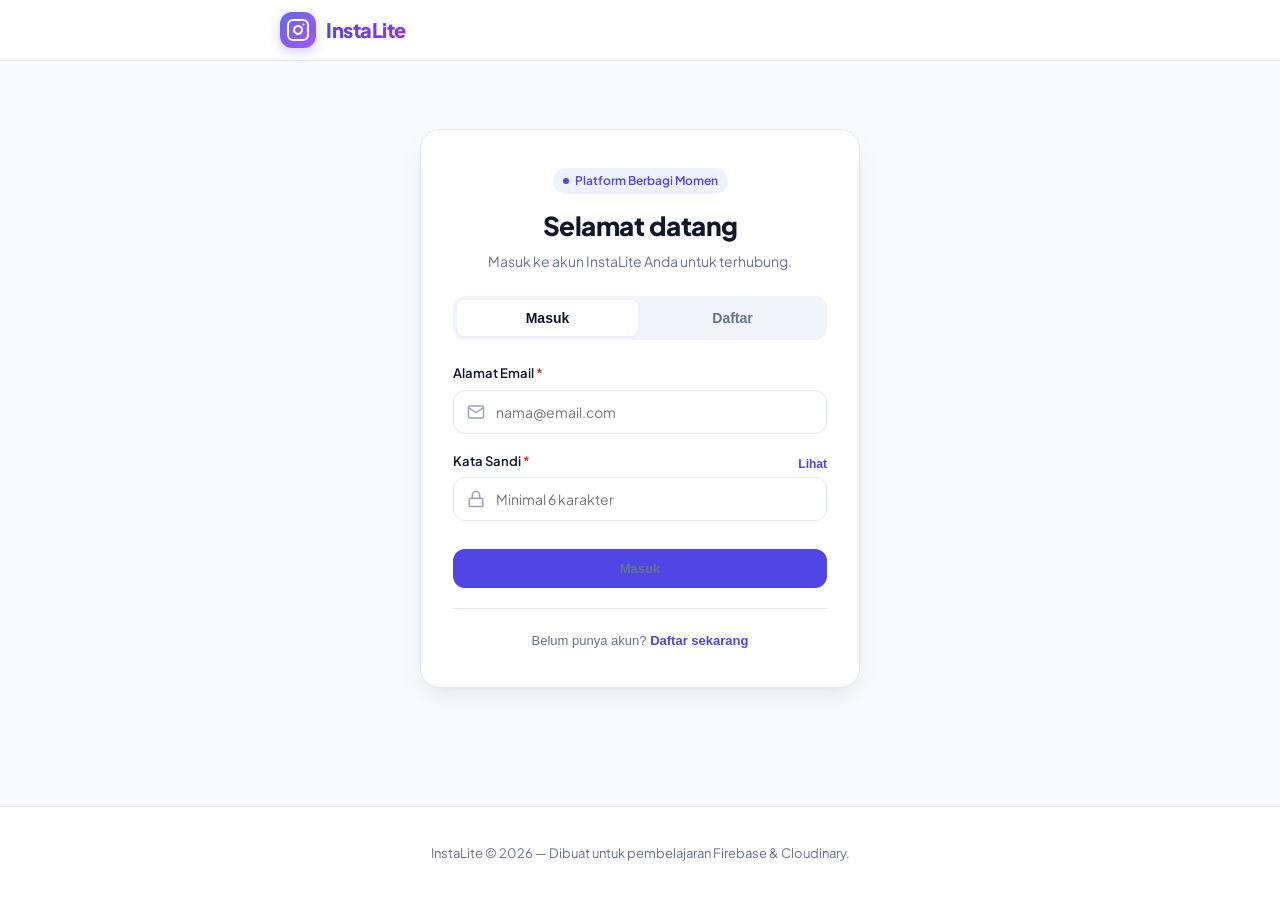
<file: backup/before_revert/index.html>
<!DOCTYPE html>
<html lang="id">
<head>
  <meta charset="UTF-8">
  <meta name="viewport" content="width=device-width, initial-scale=1.0">
  <meta name="theme-color" content="#2563eb">
  <title>InstaLite — Share Your Moments</title>
  <link rel="preconnect" href="https://fonts.googleapis.com">
  <link rel="preconnect" href="https://fonts.gstatic.com" crossorigin>
  <link href="https://fonts.googleapis.com/css2?family=Plus+Jakarta+Sans:wght@400;500;600;700;800&display=swap" rel="stylesheet">
  <link rel="stylesheet" href="style.css">
</head>
<body>
  <!-- Container Notifikasi Toast (Paling Atas Layar) -->
  <div id="toastContainer" class="toast-container" aria-live="polite" aria-atomic="true"></div>

  <!-- Header / Navbar Modern -->
  <header class="navbar">
    <div class="nav-content">
      <a class="brand" href="#" aria-label="Beranda InstaLite">
        <span class="brand-icon">
          <svg width="24" height="24" viewBox="0 0 24 24" fill="none" stroke="currentColor" stroke-width="2" stroke-linecap="round" stroke-linejoin="round">
            <rect x="2" y="2" width="20" height="20" rx="5" ry="5"></rect>
            <path d="M16 11.37A4 4 0 1 1 12.63 8 4 4 0 0 1 16 11.37z"></path>
            <line x1="17.5" y1="6.5" x2="17.51" y2="6.5"></line>
          </svg>
        </span>
        <span class="brand-text">InstaLite</span>
      </a>

      <!-- Menu Navigasi Pengguna (Tampil saat Login) -->
      <nav id="navUserMenu" class="nav-user-menu" hidden>
        <button id="navDashboardBtn" class="nav-btn" type="button" title="Dashboard">
          <svg width="18" height="18" viewBox="0 0 24 24" fill="none" stroke="currentColor" stroke-width="2.2" stroke-linecap="round" stroke-linejoin="round">
            <rect x="3" y="3" width="7" height="7" rx="1.5"></rect>
            <rect x="14" y="3" width="7" height="7" rx="1.5"></rect>
            <rect x="14" y="14" width="7" height="7" rx="1.5"></rect>
            <rect x="3" y="14" width="7" height="7" rx="1.5"></rect>
          </svg>
          <span class="nav-btn-text">Dashboard</span>
        </button>

        <button id="navCreateBtn" class="nav-btn" type="button" title="Buat Postingan Baru">
          <svg width="18" height="18" viewBox="0 0 24 24" fill="none" stroke="currentColor" stroke-width="2.2" stroke-linecap="round" stroke-linejoin="round">
            <line x1="12" y1="5" x2="12" y2="19"></line>
            <line x1="5" y1="12" x2="19" y2="12"></line>
          </svg>
          <span class="nav-btn-text">Posting</span>
        </button>

        <!-- Tombol Notifikasi Real-time -->
        <button id="navNotificationBtn" class="nav-btn-icon nav-btn-notif" type="button" title="Notifikasi" aria-label="Buka Notifikasi">
          <svg width="18" height="18" viewBox="0 0 24 24" fill="none" stroke="currentColor" stroke-width="2.2" stroke-linecap="round" stroke-linejoin="round">
            <path d="M18 8A6 6 0 0 0 6 8c0 7-3 9-3 9h18s-3-2-3-9"></path>
            <path d="M13.73 21a2 2 0 0 1-3.46 0"></path>
          </svg>
          <span id="navNotificationBadge" class="nav-notification-badge" hidden>0</span>
        </button>

        <button id="navProfileBtn" class="nav-btn-pill" type="button" title="Lihat Profil Saya">
          <span id="navAvatar" class="avatar-mini">U</span>
          <span id="navUsername" class="nav-username">Pengguna</span>
        </button>

        <button id="logoutButton" class="nav-btn-icon" type="button" title="Keluar dari Akun">
          <svg width="18" height="18" viewBox="0 0 24 24" fill="none" stroke="currentColor" stroke-width="2" stroke-linecap="round" stroke-linejoin="round">
            <path d="M9 21H5a2 2 0 0 1-2-2V5a2 2 0 0 1 2-2h4"></path>
            <polyline points="16 17 21 12 16 7"></polyline>
            <line x1="21" y1="12" x2="9" y2="12"></line>
          </svg>
        </button>
      </nav>
    </div>
  </header>

  <!-- Konten Utama -->
  <main class="container">

    <!-- ========================================== -->
    <!-- 1. PANEL AUTENTIKASI (LOGIN & REGISTER)     -->
    <!-- ========================================== -->
    <section id="authSection" class="auth-card">
      <div class="auth-header">
        <div class="auth-badge">
          <span class="dot"></span> Platform Berbagi Momen
        </div>
        <h1 id="authTitle">Selamat datang</h1>
        <p id="authSubtitle" class="auth-desc">Masuk ke akun InstaLite Anda untuk terhubung.</p>
      </div>

      <!-- Segmented Tab: Masuk vs Daftar -->
      <div class="auth-tabs" role="tablist">
        <button id="tabLogin" class="tab-btn active" type="button" role="tab" aria-selected="true">Masuk</button>
        <button id="tabRegister" class="tab-btn" type="button" role="tab" aria-selected="false">Daftar</button>
      </div>

      <form id="authForm" class="auth-form" novalidate>
        <!-- Field Username (Khusus Registrasi) -->
        <div id="registerUsernameGroup" class="form-group" hidden>
          <label for="regUsername">Username <span class="required">*</span></label>
          <div class="input-wrapper">
            <span class="input-icon">@</span>
            <input id="regUsername" type="text" placeholder="misal: andi_nugroho" minlength="3" maxlength="30" autocomplete="username">
          </div>
          <p class="field-hint">3–30 karakter (huruf, angka, titik, atau garis bawah).</p>
        </div>

        <!-- Field Email -->
        <div class="form-group">
          <label for="email">Alamat Email <span class="required">*</span></label>
          <div class="input-wrapper">
            <svg class="input-svg" width="18" height="18" viewBox="0 0 24 24" fill="none" stroke="currentColor" stroke-width="2" stroke-linecap="round" stroke-linejoin="round">
              <path d="M4 4h16c1.1 0 2 .9 2 2v12c0 1.1-.9 2-2 2H4c-1.1 0-2-.9-2-2V6c0-1.1.9-2 2-2z"></path>
              <polyline points="22,6 12,13 2,6"></polyline>
            </svg>
            <input id="email" type="email" placeholder="nama@email.com" autocomplete="email" required>
          </div>
        </div>

        <!-- Field Password -->
        <div class="form-group">
          <div class="label-row">
            <label for="password">Kata Sandi <span class="required">*</span></label>
            <button id="togglePasswordVisibility" class="btn-text-link" type="button">Lihat</button>
          </div>
          <div class="input-wrapper">
            <svg class="input-svg" width="18" height="18" viewBox="0 0 24 24" fill="none" stroke="currentColor" stroke-width="2" stroke-linecap="round" stroke-linejoin="round">
              <rect x="3" y="11" width="18" height="11" rx="2" ry="2"></rect>
              <path d="M7 11V7a5 5 0 0 1 10 0v4"></path>
            </svg>
            <input id="password" type="password" placeholder="Minimal 6 karakter" minlength="6" autocomplete="current-password" required>
          </div>
        </div>

        <!-- Tombol Submit Form -->
        <button id="authSubmit" class="btn-primary btn-block" type="submit">
          <span class="btn-text">Masuk</span>
          <span class="spinner" hidden></span>
        </button>
      </form>

      <!-- Toggle Mode Teks Bawah -->
      <div class="auth-footer">
        <button id="toggleAuth" class="btn-text" type="button">
          <span class="auth-prompt-text">Belum punya akun?</span> <strong class="auth-action-text">Daftar sekarang</strong>
        </button>
      </div>
    </section>

    <!-- ========================================== -->
    <!-- 2. PANEL APLIKASI (DASHBOARD & FEED)       -->
    <!-- ========================================== -->
    <section id="appSection" class="app-section" hidden>

      <!-- KARTU PROFIL PENGGUNA -->
      <section class="card profile-card">
        <div class="profile-header">
          <div id="profileAvatar" class="avatar-large">U</div>
          <div class="profile-info">
            <div class="profile-title-row">
              <h2 id="profileUsername" class="profile-username">Pengguna</h2>
              <span id="profilePostCountBadge" class="badge-subtle">0 Postingan</span>
            </div>
            <p id="profileEmail" class="profile-email">nama@email.com</p>
            <p id="profileBioText" class="profile-bio-display">Belum ada bio.</p>
          </div>
        </div>

        <!-- Tombol Buka Modal Edit Profil & Hapus Akun -->
        <div class="profile-control-row">
          <button id="toggleEditProfileBtn" class="btn-outline btn-sm" type="button">
            <svg width="15" height="15" viewBox="0 0 24 24" fill="none" stroke="currentColor" stroke-width="2" stroke-linecap="round" stroke-linejoin="round">
              <path d="M12 20h9"></path>
              <path d="M16.5 3.5a2.121 2.121 0 0 1 3 3L7 19l-4 1 1-4L16.5 3.5z"></path>
            </svg>
            <span>Edit Profil</span>
          </button>

          <button id="deleteAccountButton" class="btn-danger-outline btn-sm" type="button">
            Hapus Akun
          </button>
        </div>

        <!-- Tab Interaksi Profil: Postingan Saya, Tersimpan, Disembunyikan -->
        <div class="profile-tabs-wrapper">
          <div class="profile-tabs-nav" role="tablist">
            <button id="tabMyPostsBtn" class="profile-tab-btn is-active" type="button" role="tab" aria-selected="true">
              <svg width="15" height="15" viewBox="0 0 24 24" fill="none" stroke="currentColor" stroke-width="2" stroke-linecap="round" stroke-linejoin="round">
                <rect x="3" y="3" width="7" height="7"></rect>
                <rect x="14" y="3" width="7" height="7"></rect>
                <rect x="14" y="14" width="7" height="7"></rect>
                <rect x="3" y="14" width="7" height="7"></rect>
              </svg>
              <span>Postingan Saya</span>
            </button>
            <button id="tabSavedPostsBtn" class="profile-tab-btn" type="button" role="tab" aria-selected="false">
              <svg width="15" height="15" viewBox="0 0 24 24" fill="none" stroke="currentColor" stroke-width="2" stroke-linecap="round" stroke-linejoin="round">
                <path d="M19 21l-7-5-7 5V5a2 2 0 0 1 2-2h10a2 2 0 0 1 2 2z"></path>
              </svg>
              <span>Tersimpan</span>
              <span id="profileSavedCountBadge" class="tab-badge" hidden>0</span>
            </button>
            <button id="tabHiddenPostsBtn" class="profile-tab-btn" type="button" role="tab" aria-selected="false">
              <svg width="15" height="15" viewBox="0 0 24 24" fill="none" stroke="currentColor" stroke-width="2" stroke-linecap="round" stroke-linejoin="round">
                <path d="M17.94 17.94A10.07 10.07 0 0 1 12 20c-7 0-11-8-11-8a18.45 18.45 0 0 1 5.06-5.94M9.9 4.24A9.12 9.12 0 0 1 12 4c7 0 11 8 11 8a18.5 18.5 0 0 1-2.16 3.19m-6.72-1.07a3 3 0 1 1-4.24-4.24"></path>
                <line x1="1" y1="1" x2="23" y2="23"></line>
              </svg>
              <span>Disembunyikan</span>
              <span id="profileHiddenCountBadge" class="tab-badge" hidden>0</span>
            </button>
          </div>

          <!-- Kontainer Khusus Tab Profil (Tersimpan & Disembunyikan) -->
          <div id="profileTabPanel" class="profile-tab-panel" hidden>
            <div id="profileTabFeed" class="feed-list"></div>
            <div id="profileTabEmptyState" class="empty-feed-card" hidden>
              <div class="empty-icon-circle">
                <svg width="32" height="32" viewBox="0 0 24 24" fill="none" stroke="currentColor" stroke-width="2" stroke-linecap="round" stroke-linejoin="round">
                  <path d="M19 21l-7-5-7 5V5a2 2 0 0 1 2-2h10a2 2 0 0 1 2 2z"></path>
                </svg>
              </div>
              <h4 id="profileTabEmptyTitle">Belum Ada Postingan Tersimpan</h4>
              <p id="profileTabEmptyDesc">Postingan yang Anda bookmark akan tersimpan secara rapi dan pribadi di sini.</p>
            </div>
          </div>
        </div>
      </section>

      <!-- KARTU BUAT POSTINGAN -->
      <section id="createPostCard" class="card create-post-card">
        <div class="card-heading">
          <span class="heading-icon">
            <svg width="18" height="18" viewBox="0 0 24 24" fill="none" stroke="currentColor" stroke-width="2" stroke-linecap="round" stroke-linejoin="round">
              <line x1="12" y1="5" x2="12" y2="19"></line>
              <line x1="5" y1="12" x2="19" y2="12"></line>
            </svg>
          </span>
          <h3>Bagikan Momen</h3>
        </div>

        <form id="postForm" class="post-form">
          <!-- Textarea Caption -->
          <div class="form-group">
            <div class="label-row">
              <label for="caption">Tulis Caption</label>
              <span id="captionCounter" class="counter-text">0/2200</span>
            </div>
            <textarea id="caption" maxlength="2200" placeholder="Apa momen menarik hari ini? Ceritakan di sini..."></textarea>
          </div>

          <!-- Upload Dropzone / File Picker -->
          <div class="upload-zone">
            <input id="mediaFile" type="file" accept="image/jpeg,image/png,video/mp4,video/quicktime" class="file-input-hidden">
            <label for="mediaFile" class="file-input-label">
              <svg width="22" height="22" viewBox="0 0 24 24" fill="none" stroke="currentColor" stroke-width="1.8" stroke-linecap="round" stroke-linejoin="round">
                <rect x="3" y="3" width="18" height="18" rx="2" ry="2"></rect>
                <circle cx="8.5" cy="8.5" r="1.5"></circle>
                <polyline points="21 15 16 10 5 21"></polyline>
              </svg>
              <span class="upload-label-main">Pilih Foto atau Video</span>
              <span class="upload-label-sub">JPG/PNG maks 10 MB • MP4/MOV maks 50 MB (Opsional)</span>
            </label>
          </div>

          <!-- Preview Box Sebelum Posting -->
          <div id="mediaPreviewBox" class="media-preview-box" hidden>
            <div class="preview-media-container">
              <img id="mediaPreviewImg" class="preview-media" alt="Preview Foto" hidden>
              <video id="mediaPreviewVideo" class="preview-media" controls preload="metadata" hidden></video>
            </div>
            <div class="preview-info-row">
              <span id="previewFileName" class="preview-filename">file.jpg</span>
              <button id="removeMediaBtn" class="btn-text-danger" type="button">Hapus Media</button>
            </div>
          </div>

          <!-- Progress Bar Upload Cloudinary -->
          <div id="uploadProgressBox" class="upload-progress-box" hidden>
            <div class="progress-bar-bg">
              <div id="uploadProgressBar" class="progress-bar-fill" style="width: 0%"></div>
            </div>
            <span id="uploadProgressText" class="progress-text">Mengunggah media: 0%</span>
          </div>

          <!-- Tombol Submit Post -->
          <div class="post-submit-row">
            <button id="cloudinaryHelpBtn" class="btn-text-subtle" type="button">Panduan Cloudinary</button>
            <button id="uploadButton" class="btn-primary" type="submit">
              <span class="btn-text">Posting Sekarang</span>
              <span class="spinner" hidden></span>
            </button>
          </div>
        </form>
      </section>

      <!-- FEED POSTINGAN -->
      <section class="feed-section">
        <div class="feed-heading">
          <div class="feed-title-wrapper">
            <h2>Feed Momen</h2>
            <span class="live-dot" title="Real-time listener aktif"></span>
          </div>
          <span class="muted-text">Momen terkini dari pengguna</span>
        </div>

        <!-- Bar Kontrol Pencarian & Pengurutan Feed Liquid Glass -->
        <div class="feed-controls-card">
          <div class="feed-search-row">
            <div class="search-input-wrapper">
              <svg class="search-svg" width="16" height="16" viewBox="0 0 24 24" fill="none" stroke="currentColor" stroke-width="2.2" stroke-linecap="round" stroke-linejoin="round">
                <circle cx="11" cy="11" r="8"></circle>
                <line x1="21" y1="21" x2="16.65" y2="16.65"></line>
              </svg>
              <input id="feedSearchInput" type="text" placeholder="Cari username atau caption..." autocomplete="off">
              <button id="clearSearchBtn" class="clear-search-btn" type="button" aria-label="Bersihkan pencarian" hidden>&times;</button>
            </div>

            <div class="sort-select-wrapper">
              <label for="feedSortSelect" class="sr-only">Urutkan Postingan</label>
              <select id="feedSortSelect" class="sort-select" title="Pilih urutan feed">
                <option value="newest">Terbaru</option>
                <option value="oldest">Terlama</option>
                <option value="az">Username A–Z</option>
                <option value="za">Username Z–A</option>
                <option value="likes">Paling Disukai</option>
                <option value="comments">Paling Banyak Komentar</option>
              </select>
            </div>
          </div>

          <!-- Status Filter & Tombol Reset -->
          <div id="feedFilterStatusRow" class="feed-filter-status-row" hidden>
            <span id="feedResultCountText" class="filter-count-badge">Ditemukan 0 postingan</span>
            <button id="resetFeedFilterBtn" class="btn-text-link reset-filter-btn" type="button">Reset Filter</button>
          </div>
        </div>

        <!-- Skeleton Loading Shimmer saat Memuat Feed -->
        <div id="feedSkeleton" class="feed-skeleton" hidden>
          <div class="skeleton-card">
            <div class="skeleton-header">
              <div class="skeleton-avatar"></div>
              <div class="skeleton-lines">
                <div class="skeleton-line line-short"></div>
                <div class="skeleton-line line-tiny"></div>
              </div>
            </div>
            <div class="skeleton-media"></div>
            <div class="skeleton-caption">
              <div class="skeleton-line"></div>
              <div class="skeleton-line line-half"></div>
            </div>
          </div>
        </div>

        <!-- Kontainer Feed Asli -->
        <div id="feed" class="feed-list"></div>

        <!-- Tombol Muat Lebih Banyak (Load More Pagination) -->
        <div id="feedPaginationBox" class="feed-pagination-box" hidden>
          <button id="loadMorePostsBtn" class="btn-secondary btn-sm" type="button">Muat Lebih Banyak</button>
        </div>

        <!-- Empty State jika pencarian tidak menemukan hasil -->
        <div id="emptySearchFeed" class="empty-feed" hidden>
          <div class="empty-icon-box">
            <svg width="40" height="40" viewBox="0 0 24 24" fill="none" stroke="currentColor" stroke-width="1.8" stroke-linecap="round" stroke-linejoin="round">
              <circle cx="11" cy="11" r="8"></circle>
              <line x1="21" y1="21" x2="16.65" y2="16.65"></line>
              <line x1="8" y1="11" x2="14" y2="11"></line>
            </svg>
          </div>
          <h4>Tidak Ada Hasil</h4>
          <p id="emptySearchText">Tidak ada postingan yang cocok dengan kata kunci atau filter yang Anda pilih.</p>
          <button id="emptyResetFilterBtn" class="btn-secondary btn-sm" type="button" style="margin-top: 12px;">Reset Filter</button>
        </div>

        <!-- Empty State jika belum ada postingan -->
        <div id="emptyFeed" class="empty-feed" hidden>
          <div class="empty-icon-box">
            <svg width="44" height="44" viewBox="0 0 24 24" fill="none" stroke="currentColor" stroke-width="1.5" stroke-linecap="round" stroke-linejoin="round">
              <rect x="2" y="2" width="20" height="20" rx="5" ry="5"></rect>
              <path d="M16 11.37A4 4 0 1 1 12.63 8 4 4 0 0 1 16 11.37z"></path>
              <line x1="17.5" y1="6.5" x2="17.51" y2="6.5"></line>
            </svg>
          </div>
          <h4>Belum Ada Postingan</h4>
          <p>Jadilah orang pertama yang membagikan momen seru kamu di InstaLite!</p>
        </div>
      </section>
    </section>

    <!-- Paragraf status pembantu screen reader -->
    <p id="status" class="sr-only" role="status" aria-live="polite"></p>
  </main>

  <!-- ========================================== -->
  <!-- 3. MODAL POPUP DIALOG                      -->
  <!-- ========================================== -->

  <!-- Modal Edit Profil -->
  <div id="editProfileModal" class="modal-backdrop" role="dialog" aria-modal="true" aria-labelledby="editProfileTitle" hidden>
    <div class="modal-card">
      <div class="modal-header">
        <div class="modal-icon-circle icon-info">
          <svg width="20" height="20" viewBox="0 0 24 24" fill="none" stroke="currentColor" stroke-width="2" stroke-linecap="round" stroke-linejoin="round">
            <path d="M12 20h9"></path>
            <path d="M16.5 3.5a2.121 2.121 0 0 1 3 3L7 19l-4 1 1-4L16.5 3.5z"></path>
          </svg>
        </div>
        <h4 id="editProfileTitle">Edit Profil</h4>
        <button class="modal-close-btn" type="button" aria-label="Tutup Modal" data-close-modal="editProfileModal">&times;</button>
      </div>
      <form id="profileForm">
        <div class="modal-body">
          <!-- Pengaturan Foto Profil Custom -->
          <div class="avatar-edit-section">
            <label class="form-section-label">Foto Profil</label>
            <div class="avatar-edit-layout">
              <div class="avatar-edit-preview-wrap">
                <div id="editProfileAvatarCircle" class="avatar-edit-circle">
                  <img id="editProfileAvatarImg" class="avatar-photo-img" alt="Preview Foto Profil" hidden>
                  <span id="editProfileAvatarInitial" class="avatar-initial-text">U</span>
                </div>
              </div>
              <div class="avatar-edit-controls">
                <div class="avatar-btn-row">
                  <input id="profilePhotoInput" type="file" accept="image/jpeg,image/png" class="file-input-hidden">
                  <button id="pickProfilePhotoBtn" class="btn-secondary btn-sm" type="button">
                    <svg width="15" height="15" viewBox="0 0 24 24" fill="none" stroke="currentColor" stroke-width="2" stroke-linecap="round" stroke-linejoin="round">
                      <path d="M23 19a2 2 0 0 1-2 2H3a2 2 0 0 1-2-2V8a2 2 0 0 1 2-2h4l2-3h6l2 3h4a2 2 0 0 1 2 2z"></path>
                      <circle cx="12" cy="13" r="4"></circle>
                    </svg>
                    <span>Pilih Foto</span>
                  </button>
                  <button id="removeProfilePhotoBtn" class="btn-danger-outline btn-sm" type="button" hidden>
                    <svg width="14" height="14" viewBox="0 0 24 24" fill="none" stroke="currentColor" stroke-width="2" stroke-linecap="round" stroke-linejoin="round">
                      <polyline points="3 6 5 6 21 6"></polyline>
                      <path d="M19 6v14a2 2 0 0 1-2 2H7a2 2 0 0 1-2-2V6m3 0V4a2 2 0 0 1 2-2h4a2 2 0 0 1 2 2v2"></path>
                    </svg>
                    <span>Hapus</span>
                  </button>
                </div>
                <p class="field-hint">Format JPG, JPEG, atau PNG (Maks 5 MB).</p>
                <div id="profilePhotoCropControl" class="avatar-zoom-box" hidden>
                  <div class="label-row">
                    <label for="profilePhotoZoomSlider" class="zoom-label">Perbesar / Skala Foto</label>
                    <span id="profilePhotoZoomVal" class="counter-text">1.0x</span>
                  </div>
                  <input id="profilePhotoZoomSlider" type="range" min="1" max="2" step="0.05" value="1" class="zoom-slider">
                </div>
                <p id="profilePhotoError" class="field-error-text" hidden></p>
              </div>
            </div>
          </div>

          <div class="form-group">
            <label for="username">Username Baru <span class="required">*</span></label>
            <input id="username" type="text" maxlength="30" autocomplete="off" required>
            <p class="field-hint">3–30 karakter. Mengubah username akan otomatis menyinkronkan seluruh postingan Anda.</p>
          </div>

          <div class="form-group">
            <div class="label-row">
              <label for="bio">Bio Profil</label>
              <span id="bioCounter" class="counter-text">0/500</span>
            </div>
            <textarea id="bio" maxlength="500" placeholder="Ceritakan sedikit tentang dirimu..."></textarea>
          </div>
        </div>
        <div class="modal-footer">
          <button id="cancelEditProfileBtn" class="btn-secondary" type="button" data-close-modal="editProfileModal">Batal</button>
          <button id="saveProfileBtn" class="btn-primary" type="submit">
            <span class="btn-text">Simpan Perubahan</span>
            <span class="spinner" hidden></span>
          </button>
        </div>
      </form>
    </div>
  </div>

  <!-- Modal Konfirmasi Logout -->
  <div id="logoutModal" class="modal-backdrop" role="dialog" aria-modal="true" aria-labelledby="logoutModalTitle" hidden>
    <div class="modal-card">
      <div class="modal-header">
        <div class="modal-icon-circle icon-info">
          <svg width="22" height="22" viewBox="0 0 24 24" fill="none" stroke="currentColor" stroke-width="2" stroke-linecap="round" stroke-linejoin="round">
            <path d="M9 21H5a2 2 0 0 1-2-2V5a2 2 0 0 1 2-2h4"></path>
            <polyline points="16 17 21 12 16 7"></polyline>
            <line x1="21" y1="12" x2="9" y2="12"></line>
          </svg>
        </div>
        <h4 id="logoutModalTitle">Keluar dari InstaLite?</h4>
        <button class="modal-close-btn" type="button" aria-label="Tutup Modal" data-close-modal="logoutModal">&times;</button>
      </div>
      <div class="modal-body">
        <p>Kamu harus masuk kembali untuk membuat postingan dan berinteraksi di InstaLite.</p>
      </div>
      <div class="modal-footer">
        <button id="cancelLogoutBtn" class="btn-secondary" type="button" data-close-modal="logoutModal">Batal</button>
        <button id="confirmLogoutBtn" class="btn-primary" type="button">Ya, Keluar</button>
      </div>
    </div>
  </div>

  <!-- Modal Konfirmasi Hapus Postingan -->
  <div id="deletePostModal" class="modal-backdrop" role="dialog" aria-modal="true" aria-labelledby="deletePostModalTitle" hidden>
    <div class="modal-card">
      <div class="modal-header">
        <div class="modal-icon-circle icon-danger">
          <svg width="22" height="22" viewBox="0 0 24 24" fill="none" stroke="currentColor" stroke-width="2" stroke-linecap="round" stroke-linejoin="round">
            <polyline points="3 6 5 6 21 6"></polyline>
            <path d="M19 6v14a2 2 0 0 1-2 2H7a2 2 0 0 1-2-2V6m3 0V4a2 2 0 0 1 2-2h4a2 2 0 0 1 2 2v2"></path>
          </svg>
        </div>
        <h4 id="deletePostModalTitle">Hapus Postingan Ini?</h4>
        <button class="modal-close-btn" type="button" aria-label="Tutup Modal" data-close-modal="deletePostModal">&times;</button>
      </div>
      <div class="modal-body">
        <p>Postingan ini akan dihapus secara permanen dari feed database Firestore. Tindakan ini tidak dapat dibatalkan.</p>
      </div>
      <div class="modal-footer">
        <button id="cancelDeletePostBtn" class="btn-secondary" type="button" data-close-modal="deletePostModal">Batal</button>
        <button id="confirmDeletePostBtn" class="btn-danger" type="button">
          <span class="btn-text">Hapus Sekarang</span>
          <span class="spinner" hidden></span>
        </button>
      </div>
    </div>
  </div>

  <!-- Modal Konfirmasi Hapus Akun -->
  <div id="deleteAccountModal" class="modal-backdrop" role="dialog" aria-modal="true" aria-labelledby="deleteAccountModalTitle" hidden>
    <div class="modal-card">
      <div class="modal-header">
        <div class="modal-icon-circle icon-danger">
          <svg width="22" height="22" viewBox="0 0 24 24" fill="none" stroke="currentColor" stroke-width="2" stroke-linecap="round" stroke-linejoin="round">
            <path d="M10.29 3.86L1.82 18a2 2 0 0 0 1.71 3h16.94a2 2 0 0 0 1.71-3L13.71 3.86a2 2 0 0 0-3.42 0z"></path>
            <line x1="12" y1="9" x2="12" y2="13"></line>
            <line x1="12" y1="17" x2="12.01" y2="17"></line>
          </svg>
        </div>
        <h4 id="deleteAccountModalTitle">Hapus Akun Permanen</h4>
        <button class="modal-close-btn" type="button" aria-label="Tutup Modal" data-close-modal="deleteAccountModal">&times;</button>
      </div>
      <div class="modal-body">
        <p class="danger-notice">
          <strong>Perhatian:</strong> Semua postingan Anda, riwayat profil, dan akun login akan dihapus selamanya dari sistem.
        </p>
        <div class="form-group">
          <label for="deleteAccountPassword">Masukkan Kata Sandi untuk Konfirmasi <span class="required">*</span></label>
          <input id="deleteAccountPassword" type="password" placeholder="Kata sandi akun Anda" autocomplete="current-password" required>
          <p class="field-hint">Kata sandi diperlukan untuk verifikasi keamanan sebelum penghapusan data.</p>
        </div>
      </div>
      <div class="modal-footer">
        <button id="cancelDeleteAccountBtn" class="btn-secondary" type="button" data-close-modal="deleteAccountModal">Batal</button>
        <button id="confirmDeleteAccountBtn" class="btn-danger" type="button">
          <span class="btn-text">Hapus Akun Selamanya</span>
          <span class="spinner" hidden></span>
        </button>
      </div>
    </div>
  </div>

  <!-- Modal Panduan Konfigurasi Cloudinary -->
  <div id="cloudinaryGuideModal" class="modal-backdrop" role="dialog" aria-modal="true" aria-labelledby="cloudinaryGuideModalTitle" hidden>
    <div class="modal-card modal-large">
      <div class="modal-header">
        <div class="modal-icon-circle icon-info">
          <svg width="22" height="22" viewBox="0 0 24 24" fill="none" stroke="currentColor" stroke-width="2" stroke-linecap="round" stroke-linejoin="round">
            <circle cx="12" cy="12" r="10"></circle>
            <line x1="12" y1="16" x2="12" y2="12"></line>
            <line x1="12" y1="8" x2="12.01" y2="8"></line>
          </svg>
        </div>
        <h4 id="cloudinaryGuideModalTitle">Panduan Konfigurasi Media Cloudinary (Gratis)</h4>
        <button class="modal-close-btn" type="button" aria-label="Tutup Modal" data-close-modal="cloudinaryGuideModal">&times;</button>
      </div>
      <div class="modal-body guide-content">
        <p>Agar fitur upload foto dan video dapat berfungsi tanpa biaya (paket Spark Firebase gratis), ikuti 3 langkah mudah berikut:</p>
        <ol class="guide-steps">
          <li>Daftar akun gratis di <a href="https://cloudinary.com" target="_blank" rel="noopener">cloudinary.com</a> (100% gratis, tanpa kartu kredit).</li>
          <li>Buka <strong>Settings</strong> &gt; tab <strong>Upload</strong> &gt; scroll ke <strong>Upload presets</strong> &gt; klik <strong>Add upload preset</strong>. Ubah <em>Signing Mode</em> menjadi <strong>Unsigned</strong>, lalu simpan.</li>
          <li>Buka file <code>firebase.js</code> di proyek ini, lalu isi:
            <pre class="code-preview"><code>export const CLOUDINARY_CONFIG = {
  cloudName: "nama_cloud_kamu",
  uploadPreset: "nama_preset_kamu"
};</code></pre>
          </li>
        </ol>
        <p class="hint">Jika belum dikonfigurasi, Anda tetap dapat membuat postingan teks dengan mengosongkan pilihan foto/video.</p>
      </div>
      <div class="modal-footer">
        <button id="dismissCloudinaryGuideBtn" class="modal-close-btn-bottom btn-primary" type="button" data-close-modal="cloudinaryGuideModal">Mengerti</button>
      </div>
    </div>
  </div>

  <!-- Modal Notifikasi (Real-time) -->
  <div id="notificationModal" class="modal-backdrop" role="dialog" aria-modal="true" aria-labelledby="notificationModalTitle" hidden>
    <div class="modal-card modal-medium">
      <div class="modal-header">
        <div class="modal-icon-circle icon-info">
          <svg width="22" height="22" viewBox="0 0 24 24" fill="none" stroke="currentColor" stroke-width="2" stroke-linecap="round" stroke-linejoin="round">
            <path d="M18 8A6 6 0 0 0 6 8c0 7-3 9-3 9h18s-3-2-3-9"></path>
            <path d="M13.73 21a2 2 0 0 1-3.46 0"></path>
          </svg>
        </div>
        <h4 id="notificationModalTitle">Notifikasi</h4>
        <div class="modal-header-actions">
          <button id="markAllReadBtn" class="btn-text-action btn-sm" type="button">Tandai Semua Dibaca</button>
          <button class="modal-close-btn" type="button" aria-label="Tutup Modal" data-close-modal="notificationModal">&times;</button>
        </div>
      </div>
      <div class="modal-body p-0">
        <div id="notificationList" class="notification-list"></div>
        <div id="notificationEmptyState" class="empty-state-box" hidden>
          <div class="empty-icon-circle">
            <svg width="32" height="32" viewBox="0 0 24 24" fill="none" stroke="currentColor" stroke-width="2" stroke-linecap="round" stroke-linejoin="round">
              <path d="M18 8A6 6 0 0 0 6 8c0 7-3 9-3 9h18s-3-2-3-9"></path>
              <path d="M13.73 21a2 2 0 0 1-3.46 0"></path>
            </svg>
          </div>
          <h4>Belum Ada Notifikasi</h4>
          <p>Aktivitas Like, Komentar, dan Mention dari pengguna lain akan tampil di sini.</p>
        </div>
      </div>
    </div>
  </div>

  <!-- Modal Komentar (Real-time & Mention Support) -->
  <div id="commentModal" class="modal-backdrop" role="dialog" aria-modal="true" aria-labelledby="commentModalTitle" hidden>
    <div class="modal-card modal-medium comment-modal-card">
      <div class="modal-header">
        <div class="modal-icon-circle icon-info">
          <svg width="20" height="20" viewBox="0 0 24 24" fill="none" stroke="currentColor" stroke-width="2" stroke-linecap="round" stroke-linejoin="round">
            <path d="M21 15a2 2 0 0 1-2 2H7l-4 4V5a2 2 0 0 1 2-2h14a2 2 0 0 1 2 2z"></path>
          </svg>
        </div>
        <h4 id="commentModalTitle">Komentar Postingan</h4>
        <button class="modal-close-btn" type="button" aria-label="Tutup Modal" data-close-modal="commentModal">&times;</button>
      </div>

      <!-- Preview Postingan Singkat -->
      <div id="commentModalPostPreview" class="comment-post-preview">
        <div id="commentPostAuthorAvatar" class="avatar-mini">U</div>
        <div class="comment-post-info">
          <span id="commentPostAuthorName" class="comment-post-author">Pengguna</span>
          <p id="commentPostSnippet" class="comment-post-snippet">Caption postingan...</p>
        </div>
      </div>

      <!-- Daftar Komentar (Real-time) -->
      <div class="modal-body comment-modal-body">
        <div id="commentModalList" class="comment-list"></div>
        <div id="commentEmptyState" class="empty-state-box" hidden>
          <div class="empty-icon-circle">
            <svg width="28" height="28" viewBox="0 0 24 24" fill="none" stroke="currentColor" stroke-width="2" stroke-linecap="round" stroke-linejoin="round">
              <path d="M21 15a2 2 0 0 1-2 2H7l-4 4V5a2 2 0 0 1 2-2h14a2 2 0 0 1 2 2z"></path>
            </svg>
          </div>
          <h4>Belum Ada Komentar</h4>
          <p>Jadilah yang pertama mengomentari postingan ini!</p>
        </div>
      </div>

      <!-- Form Tambah Komentar -->
      <form id="commentForm" class="comment-form-footer">
        <div class="comment-input-row">
          <div id="commentUserAvatar" class="avatar-mini">U</div>
          <div class="comment-input-wrap">
            <textarea id="commentInput" maxlength="500" placeholder="Tulis komentar... Gunakan @username untuk mention" rows="1" required></textarea>
            <div class="comment-input-bottom">
              <span id="commentCharCounter" class="counter-text">0/500</span>
              <button id="commentSubmitBtn" class="btn-primary btn-sm btn-send-comment" type="submit">
                <span>Kirim</span>
                <span class="spinner" hidden></span>
              </button>
            </div>
          </div>
        </div>
      </form>
    </div>
  </div>

  <!-- Modal Preview Profil Pengguna (Dari Klik Mention atau Avatar) -->
  <div id="userPreviewModal" class="modal-backdrop" role="dialog" aria-modal="true" aria-labelledby="userPreviewTitle" hidden>
    <div class="modal-card modal-small user-preview-card">
      <div class="modal-header">
        <h4 id="userPreviewTitle">Profil Pengguna</h4>
        <button class="modal-close-btn" type="button" aria-label="Tutup Modal" data-close-modal="userPreviewModal">&times;</button>
      </div>
      <div class="modal-body user-preview-body">
        <div id="userPreviewAvatar" class="avatar-large">U</div>
        <h3 id="userPreviewUsername" class="user-preview-username">@username</h3>
        <span id="userPreviewPostsCount" class="badge-subtle">0 Postingan</span>
        <p id="userPreviewBio" class="user-preview-bio">Belum ada bio.</p>
      </div>
    </div>
  </div>

  <!-- Footer Modern -->
  <footer class="footer">
    <div class="footer-content">
      <p>InstaLite &copy; 2026 — Dibuat untuk pembelajaran Firebase & Cloudinary.</p>
    </div>
  </footer>

  <!-- Script Modul Utama -->
  <script type="module" src="app.js"></script>
</body>
</html>
</file>
<file: backup/before_revert/style.css>
/* ==========================================================================
   InstaLite — Modern Social Media Web App Stylesheet
   ========================================================================== */

:root {
  --primary: #4f46e5;
  --primary-hover: #4338ca;
  --primary-light: #eef2ff;
  --primary-border: #c7d2fe;
  
  --danger: #dc2626;
  --danger-hover: #b91c1c;
  --danger-light: #fef2f2;
  --danger-border: #fecaca;
  
  --success: #16a34a;
  --success-light: #f0fdf4;
  --warning: #d97706;
  --warning-light: #fffbeb;
  
  --text-main: #0f172a;
  --text-muted: #64748b;
  --text-subtle: #94a3b8;
  
  --bg-page: #f8fafc;
  --bg-card: #ffffff;
  --border-color: #e2e8f0;
  --border-focus: #818cf8;
  
  --radius-sm: 8px;
  --radius-md: 12px;
  --radius-lg: 16px;
  --radius-xl: 20px;
  --radius-full: 9999px;
  
  --shadow-sm: 0 1px 2px 0 rgba(0, 0, 0, 0.05);
  --shadow-md: 0 4px 6px -1px rgba(0, 0, 0, 0.07), 0 2px 4px -2px rgba(0, 0, 0, 0.05);
  --shadow-lg: 0 10px 25px -3px rgba(15, 23, 42, 0.08), 0 4px 6px -4px rgba(15, 23, 42, 0.03);
  --shadow-modal: 0 25px 50px -12px rgba(15, 23, 42, 0.25);
  
  --font-sans: 'Plus Jakarta Sans', system-ui, -apple-system, sans-serif;
  --transition: all 0.2s cubic-bezier(0.16, 1, 0.3, 1);
}

*, *::before, *::after {
  box-sizing: border-box;
}

/* Pastikan elemen dengan atribut hidden selalu disembunyikan sepenuhnya */
[hidden] {
  display: none !important;
}

body {
  margin: 0;
  font-family: var(--font-sans);
  background-color: var(--bg-page);
  color: var(--text-main);
  line-height: 1.5;
  -webkit-font-smoothing: antialiased;
  min-height: 100vh;
  display: flex;
  flex-direction: column;
}

/* Aksesibilitas Screen Reader Only */
.sr-only {
  position: absolute;
  width: 1px;
  height: 1px;
  padding: 0;
  margin: -1px;
  overflow: hidden;
  clip: rect(0, 0, 0, 0);
  white-space: nowrap;
  border: 0;
}

/* ==========================================================================
   Header / Navbar
   ========================================================================== */
.navbar {
  position: sticky;
  top: 0;
  z-index: 100;
  background: rgba(255, 255, 255, 0.88);
  backdrop-filter: blur(12px);
  -webkit-backdrop-filter: blur(12px);
  border-bottom: 1px solid var(--border-color);
  padding: 12px 0;
  transition: var(--transition);
}

.nav-content {
  width: min(100% - 32px, 720px);
  margin: 0 auto;
  display: flex;
  align-items: center;
  justify-content: space-between;
  gap: 16px;
}

.brand {
  display: inline-flex;
  align-items: center;
  gap: 10px;
  text-decoration: none;
  color: var(--text-main);
  font-weight: 800;
  font-size: 20px;
  letter-spacing: -0.5px;
}

.brand-icon {
  width: 36px;
  height: 36px;
  border-radius: var(--radius-md);
  background: linear-gradient(135deg, #6366f1, #a855f7);
  display: flex;
  align-items: center;
  justify-content: center;
  color: white;
  box-shadow: 0 4px 12px rgba(99, 102, 241, 0.3);
}

.brand-text {
  background: linear-gradient(135deg, #4f46e5, #9333ea);
  -webkit-background-clip: text;
  -webkit-text-fill-color: transparent;
}

.nav-user-menu {
  display: flex;
  align-items: center;
  gap: 8px;
}

.nav-btn {
  display: inline-flex;
  align-items: center;
  gap: 6px;
  padding: 8px 14px;
  background: var(--primary-light);
  color: var(--primary);
  border: 1px solid var(--primary-border);
  border-radius: var(--radius-full);
  font-weight: 600;
  font-size: 13px;
  cursor: pointer;
  transition: var(--transition);
}

.nav-btn:hover {
  background: #e0e7ff;
}

.nav-btn-pill {
  display: inline-flex;
  align-items: center;
  gap: 8px;
  padding: 4px 12px 4px 4px;
  background: white;
  border: 1px solid var(--border-color);
  border-radius: var(--radius-full);
  cursor: pointer;
  font-weight: 600;
  font-size: 13px;
  color: var(--text-main);
  transition: var(--transition);
}

.nav-btn-pill:hover {
  border-color: var(--border-focus);
}

.nav-username {
  max-width: 120px;
  overflow: hidden;
  text-overflow: ellipsis;
  white-space: nowrap;
}

.nav-btn-icon {
  width: 36px;
  height: 36px;
  border-radius: var(--radius-full);
  border: 1px solid var(--border-color);
  background: white;
  color: var(--text-muted);
  display: flex;
  align-items: center;
  justify-content: center;
  cursor: pointer;
  transition: var(--transition);
}

.nav-btn-icon:hover {
  background: var(--danger-light);
  color: var(--danger);
  border-color: var(--danger-border);
}

.avatar-mini {
  width: 26px;
  height: 26px;
  border-radius: var(--radius-full);
  background: linear-gradient(135deg, #6366f1, #8b5cf6);
  color: white;
  font-size: 12px;
  font-weight: 700;
  display: flex;
  align-items: center;
  justify-content: center;
}

/* ==========================================================================
   Container & Card Dasar
   ========================================================================== */
.container {
  width: min(100% - 32px, 640px);
  margin: 28px auto 48px;
  flex: 1;
}

.card {
  background: var(--bg-card);
  border: 1px solid var(--border-color);
  border-radius: var(--radius-lg);
  box-shadow: var(--shadow-sm);
  padding: 24px;
  margin-bottom: 24px;
  transition: var(--transition);
}

.card:hover {
  box-shadow: var(--shadow-md);
}

.card-heading {
  display: flex;
  align-items: center;
  gap: 10px;
  margin-bottom: 18px;
}

.card-heading h3 {
  margin: 0;
  font-size: 17px;
  font-weight: 700;
}

.heading-icon {
  width: 32px;
  height: 32px;
  border-radius: var(--radius-sm);
  background: var(--primary-light);
  color: var(--primary);
  display: flex;
  align-items: center;
  justify-content: center;
}

/* ==========================================================================
   Panel Autentikasi (Modern Segmented Card)
   ========================================================================== */
.auth-card {
  background: white;
  border: 1px solid var(--border-color);
  border-radius: var(--radius-xl);
  box-shadow: var(--shadow-lg);
  padding: 36px 32px;
  max-width: 440px;
  margin: 40px auto;
}

.auth-header {
  text-align: center;
  margin-bottom: 24px;
}

.auth-badge {
  display: inline-flex;
  align-items: center;
  gap: 6px;
  background: var(--primary-light);
  color: var(--primary);
  font-size: 12px;
  font-weight: 600;
  padding: 4px 10px;
  border-radius: var(--radius-full);
  margin-bottom: 12px;
}

.dot {
  width: 6px;
  height: 6px;
  border-radius: 50%;
  background: var(--primary);
}

.auth-header h1 {
  margin: 0 0 6px;
  font-size: 26px;
  font-weight: 800;
  letter-spacing: -0.5px;
}

.auth-desc {
  margin: 0;
  color: var(--text-muted);
  font-size: 14px;
}

.auth-tabs {
  display: flex;
  background: #f1f5f9;
  border-radius: var(--radius-md);
  padding: 4px;
  margin-bottom: 24px;
  gap: 4px;
}

.tab-btn {
  flex: 1;
  padding: 10px;
  border: 0;
  background: transparent;
  border-radius: var(--radius-sm);
  font-weight: 600;
  font-size: 14px;
  color: var(--text-muted);
  cursor: pointer;
  transition: var(--transition);
}

.tab-btn.active {
  background: white;
  color: var(--text-main);
  box-shadow: var(--shadow-sm);
}

.form-group {
  margin-bottom: 18px;
}

.form-group label {
  display: block;
  font-size: 13px;
  font-weight: 600;
  margin-bottom: 6px;
  color: var(--text-main);
}

.required {
  color: var(--danger);
}

.label-row {
  display: flex;
  justify-content: space-between;
  align-items: center;
}

.input-wrapper {
  position: relative;
  display: flex;
  align-items: center;
}

.input-icon, .input-svg {
  position: absolute;
  left: 14px;
  color: var(--text-subtle);
  pointer-events: none;
}

.input-icon {
  font-weight: 700;
  font-size: 15px;
}

input[type="text"],
input[type="email"],
input[type="password"],
textarea {
  width: 100%;
  font-family: inherit;
  font-size: 14px;
  padding: 12px 14px;
  border: 1px solid var(--border-color);
  border-radius: var(--radius-md);
  background: white;
  color: var(--text-main);
  transition: var(--transition);
}

.input-wrapper input {
  padding-left: 42px;
}

input:focus, textarea:focus {
  outline: none;
  border-color: var(--border-focus);
  box-shadow: 0 0 0 3px rgba(99, 102, 241, 0.15);
}

.field-hint, .counter-text {
  font-size: 12px;
  color: var(--text-muted);
  margin-top: 5px;
}

.btn-text-link {
  background: none;
  border: none;
  color: var(--primary);
  font-size: 12px;
  font-weight: 600;
  cursor: pointer;
  padding: 0;
}

.btn-primary {
  display: inline-flex;
  align-items: center;
  justify-content: center;
  gap: 8px;
  padding: 12px 20px;
  background: var(--primary);
  color: white;
  font-weight: 700;
  font-size: 14px;
  border: none;
  border-radius: var(--radius-md);
  cursor: pointer;
  transition: var(--transition);
}

.btn-primary:hover:not(:disabled) {
  background: var(--primary-hover);
  box-shadow: 0 4px 12px rgba(79, 70, 229, 0.25);
}

.btn-primary:disabled, .btn-danger:disabled, .btn-secondary:disabled {
  opacity: 0.6;
  cursor: not-allowed;
}

.btn-block {
  width: 100%;
  margin-top: 10px;
}

.auth-footer {
  text-align: center;
  margin-top: 20px;
  padding-top: 18px;
  border-top: 1px solid var(--border-color);
}

.btn-text {
  background: none;
  border: none;
  color: var(--text-muted);
  font-size: 13px;
  cursor: pointer;
}

.btn-text strong {
  color: var(--primary);
}

/* ==========================================================================
   Kartu Profil Pengguna
   ========================================================================== */
.profile-card {
  position: relative;
  overflow: hidden;
}

.profile-header {
  display: flex;
  align-items: flex-start;
  gap: 20px;
}

.avatar-large {
  width: 72px;
  height: 72px;
  border-radius: var(--radius-full);
  background: linear-gradient(135deg, #6366f1, #a855f7);
  color: white;
  font-size: 28px;
  font-weight: 800;
  display: flex;
  align-items: center;
  justify-content: center;
  flex-shrink: 0;
  box-shadow: 0 8px 16px rgba(99, 102, 241, 0.25);
}

.profile-info {
  flex: 1;
}

.profile-title-row {
  display: flex;
  align-items: center;
  gap: 10px;
  flex-wrap: wrap;
  margin-bottom: 4px;
}

.profile-username {
  margin: 0;
  font-size: 22px;
  font-weight: 800;
  letter-spacing: -0.5px;
}

.badge-subtle {
  display: inline-block;
  font-size: 12px;
  font-weight: 600;
  background: #f1f5f9;
  color: var(--text-muted);
  padding: 3px 8px;
  border-radius: var(--radius-full);
}

.profile-email {
  margin: 0 0 8px;
  font-size: 13px;
  color: var(--text-muted);
}

.profile-bio-display {
  margin: 0;
  font-size: 14px;
  color: #1e1e21;
  white-space: pre-line;
}

.profile-control-row {
  display: flex;
  gap: 10px;
  margin-top: 18px;
  padding-top: 18px;
  border-top: 1px solid var(--border-color);
}

.btn-sm {
  padding: 8px 14px;
  font-size: 13px;
  border-radius: var(--radius-sm);
}

.btn-outline {
  display: inline-flex;
  align-items: center;
  gap: 6px;
  background: white;
  border: 1px solid var(--border-color);
  color: var(--text-main);
  font-weight: 600;
  cursor: pointer;
  transition: var(--transition);
}

.btn-outline:hover {
  background: #f8fafc;
  border-color: var(--border-focus);
}

.btn-danger-outline {
  background: white;
  border: 1px solid var(--danger-border);
  color: var(--danger);
  font-weight: 600;
  cursor: pointer;
  transition: var(--transition);
}

.btn-danger-outline:hover {
  background: var(--danger-light);
}

.edit-profile-form {
  margin-top: 20px;
  padding: 18px;
  background: #f8fafc;
  border-radius: var(--radius-md);
  border: 1px solid var(--border-color);
}

.form-actions-row {
  display: flex;
  justify-content: flex-end;
  gap: 10px;
  margin-top: 14px;
}

.btn-secondary {
  padding: 8px 16px;
  background: #e2e8f0;
  color: var(--text-main);
  border: none;
  border-radius: var(--radius-sm);
  font-weight: 600;
  cursor: pointer;
  transition: var(--transition);
}

.btn-secondary:hover {
  background: #cbd5e1;
}

/* ==========================================================================
   Kartu Buat Postingan
   ========================================================================== */
.post-form textarea {
  min-height: 85px;
  resize: vertical;
}

.upload-zone {
  margin-bottom: 16px;
}

.file-input-hidden {
  display: none;
}

.file-input-label {
  display: flex;
  flex-direction: column;
  align-items: center;
  justify-content: center;
  padding: 18px;
  background: #f8fafc;
  border: 2px dashed #cbd5e1;
  border-radius: var(--radius-md);
  cursor: pointer;
  color: var(--text-muted);
  text-align: center;
  transition: var(--transition);
}

.file-input-label:hover {
  background: var(--primary-light);
  border-color: var(--primary-border);
  color: var(--primary);
}

.upload-label-main {
  font-weight: 700;
  font-size: 14px;
  margin-top: 6px;
}

.upload-label-sub {
  font-size: 12px;
  color: var(--text-muted);
  margin-top: 2px;
}

.media-preview-box {
  background: #0f172a;
  border-radius: var(--radius-md);
  overflow: hidden;
  margin-bottom: 16px;
}

.preview-media-container {
  display: flex;
  align-items: center;
  justify-content: center;
  max-height: 380px;
  background: #020617;
}

.preview-media {
  max-width: 100%;
  max-height: 380px;
  object-fit: contain;
  display: block;
}

.preview-info-row {
  display: flex;
  align-items: center;
  justify-content: space-between;
  padding: 10px 14px;
  background: rgba(255, 255, 255, 0.08);
  color: white;
  font-size: 13px;
}

.preview-filename {
  overflow: hidden;
  text-overflow: ellipsis;
  white-space: nowrap;
  max-width: 75%;
}

.btn-text-danger {
  background: none;
  border: none;
  color: #f87171;
  font-weight: 600;
  cursor: pointer;
  padding: 0;
}

.btn-text-danger:hover {
  text-decoration: underline;
}

.upload-progress-box {
  margin-bottom: 16px;
}

.progress-bar-bg {
  height: 8px;
  background: #e2e8f0;
  border-radius: var(--radius-full);
  overflow: hidden;
  margin-bottom: 6px;
}

.progress-bar-fill {
  height: 100%;
  background: linear-gradient(90deg, #6366f1, #8b5cf6);
  transition: width 0.3s ease;
}

.progress-text {
  font-size: 12px;
  font-weight: 600;
  color: var(--primary);
}

.post-submit-row {
  display: flex;
  justify-content: space-between;
  align-items: center;
}

.btn-text-subtle {
  background: none;
  border: none;
  color: var(--text-subtle);
  font-size: 13px;
  cursor: pointer;
}

.btn-text-subtle:hover {
  color: var(--text-muted);
  text-decoration: underline;
}

/* ==========================================================================
   Feed Postingan & Kartu Post
   ========================================================================== */
.feed-heading {
  display: flex;
  align-items: baseline;
  justify-content: space-between;
  margin-bottom: 18px;
}

.feed-title-wrapper {
  display: flex;
  align-items: center;
  gap: 8px;
}

.feed-heading h2 {
  margin: 0;
  font-size: 20px;
  font-weight: 800;
  letter-spacing: -0.5px;
}

.live-dot {
  width: 8px;
  height: 8px;
  background: var(--success);
  border-radius: 50%;
  box-shadow: 0 0 0 3px rgba(22, 163, 74, 0.2);
  animation: pulse 2s infinite;
}

@keyframes pulse {
  0% { transform: scale(0.95); box-shadow: 0 0 0 0 rgba(22, 163, 74, 0.5); }
  70% { transform: scale(1); box-shadow: 0 0 0 6px rgba(22, 163, 74, 0); }
  100% { transform: scale(0.95); box-shadow: 0 0 0 0 rgba(22, 163, 74, 0); }
}

.muted-text {
  font-size: 13px;
  color: var(--text-muted);
}

.post-card {
  background: white;
  border: 1px solid var(--border-color);
  border-radius: var(--radius-lg);
  box-shadow: var(--shadow-sm);
  margin-bottom: 22px;
  overflow: hidden;
  transition: var(--transition);
}

.post-card:hover {
  box-shadow: var(--shadow-md);
}

.post-header {
  display: flex;
  align-items: center;
  justify-content: space-between;
  padding: 14px 18px;
}

.post-author-box {
  display: flex;
  align-items: center;
  gap: 12px;
}

.post-author-name {
  font-weight: 700;
  font-size: 14px;
  color: var(--text-main);
}

.post-date {
  font-size: 12px;
  color: var(--text-subtle);
}

.post-media-container {
  background: #020617;
  max-height: 580px;
  display: flex;
  align-items: center;
  justify-content: center;
}

.post-media {
  width: 100%;
  max-height: 580px;
  object-fit: contain;
  display: block;
}

.post-caption-box {
  padding: 16px 18px;
  font-size: 14px;
  line-height: 1.6;
  color: #1e293b;
  white-space: pre-line;
  overflow-wrap: anywhere;
}

.post-actions-row {
  display: flex;
  justify-content: flex-end;
  padding: 10px 18px;
  background: #f8fafc;
  border-top: 1px solid #f1f5f9;
}

.btn-delete-post {
  display: inline-flex;
  align-items: center;
  gap: 6px;
  background: transparent;
  border: 1px solid var(--danger-border);
  color: var(--danger);
  padding: 6px 12px;
  border-radius: var(--radius-sm);
  font-size: 12px;
  font-weight: 600;
  cursor: pointer;
  transition: var(--transition);
}

.btn-delete-post:hover {
  background: var(--danger-light);
}

/* ==========================================================================
   Skeleton Shimmer Loading & Empty State
   ========================================================================== */
.skeleton-card {
  background: white;
  border: 1px solid var(--border-color);
  border-radius: var(--radius-lg);
  padding: 18px;
  margin-bottom: 20px;
}

.skeleton-header {
  display: flex;
  gap: 12px;
  margin-bottom: 16px;
}

.skeleton-avatar {
  width: 40px;
  height: 40px;
  border-radius: 50%;
  background: #e2e8f0;
}

.skeleton-lines {
  flex: 1;
  display: flex;
  flex-direction: column;
  gap: 8px;
}

.skeleton-line {
  height: 12px;
  border-radius: var(--radius-sm);
  background: #e2e8f0;
  position: relative;
  overflow: hidden;
}

.line-short { width: 40%; }
.line-tiny { width: 25%; }
.line-half { width: 60%; }

.skeleton-media {
  height: 240px;
  border-radius: var(--radius-md);
  background: #e2e8f0;
  margin-bottom: 16px;
}

.skeleton-avatar, .skeleton-line, .skeleton-media {
  background: linear-gradient(90deg, #f1f5f9 25%, #e2e8f0 50%, #f1f5f9 75%);
  background-size: 200% 100%;
  animation: shimmer 1.5s infinite;
}

@keyframes shimmer {
  0% { background-position: -200% 0; }
  100% { background-position: 200% 0; }
}

.empty-feed {
  text-align: center;
  padding: 48px 24px;
  background: white;
  border: 1px dashed var(--border-color);
  border-radius: var(--radius-lg);
}

.empty-icon-box {
  width: 72px;
  height: 72px;
  margin: 0 auto 16px;
  border-radius: 50%;
  background: var(--primary-light);
  color: var(--primary);
  display: flex;
  align-items: center;
  justify-content: center;
}

.empty-feed h4 {
  margin: 0 0 6px;
  font-size: 18px;
  font-weight: 700;
}

.empty-feed p {
  margin: 0;
  color: var(--text-muted);
  font-size: 14px;
}

/* ==========================================================================
   Toast Notification Modern (Top Center)
   ========================================================================== */
.toast-container {
  position: fixed;
  top: 18px;
  left: 50%;
  transform: translateX(-50%);
  z-index: 10000;
  display: flex;
  flex-direction: column;
  gap: 10px;
  pointer-events: none;
  width: min(calc(100vw - 32px), 440px);
}

.toast {
  pointer-events: auto;
  display: flex;
  align-items: flex-start;
  gap: 12px;
  padding: 14px 16px;
  border-radius: var(--radius-md);
  background: white;
  box-shadow: 0 10px 25px -5px rgba(15, 23, 42, 0.15), 0 8px 10px -6px rgba(15, 23, 42, 0.1);
  border-left: 4px solid;
  animation: toastSlideIn 0.3s cubic-bezier(0.16, 1, 0.3, 1);
  transition: opacity 0.25s, transform 0.25s;
}

.toast.toast-hiding {
  opacity: 0;
  transform: translateY(-10px);
}

@keyframes toastSlideIn {
  from { opacity: 0; transform: translateY(-16px); }
  to { opacity: 1; transform: translateY(0); }
}

.toast-success { border-left-color: var(--success); }
.toast-error { border-left-color: var(--danger); }
.toast-warning { border-left-color: var(--warning); }
.toast-info { border-left-color: var(--primary); }

.toast-icon {
  flex-shrink: 0;
  margin-top: 1px;
}

.toast-success .toast-icon { color: var(--success); }
.toast-error .toast-icon { color: var(--danger); }
.toast-warning .toast-icon { color: var(--warning); }
.toast-info .toast-icon { color: var(--primary); }

.toast-content {
  flex: 1;
}

.toast-title {
  margin: 0 0 2px;
  font-size: 13px;
  font-weight: 700;
  color: var(--text-main);
}

.toast-msg {
  margin: 0;
  font-size: 13px;
  color: var(--text-muted);
  line-height: 1.4;
  overflow-wrap: anywhere;
}

.toast-close {
  background: none;
  border: none;
  color: var(--text-subtle);
  font-size: 18px;
  line-height: 1;
  cursor: pointer;
  padding: 0;
  margin-left: 6px;
}

.toast-close:hover {
  color: var(--text-main);
}

/* ==========================================================================
   Modal Dialog Modern
   ========================================================================== */
.modal-backdrop {
  position: fixed;
  inset: 0;
  z-index: 999;
  background: rgba(15, 23, 42, 0.55);
  backdrop-filter: blur(6px);
  -webkit-backdrop-filter: blur(6px);
  display: flex;
  align-items: center;
  justify-content: center;
  padding: 16px;
  animation: fadeIn 0.2s ease-out;
}

@keyframes fadeIn {
  from { opacity: 0; }
  to { opacity: 1; }
}

.modal-card {
  background: white;
  border-radius: var(--radius-xl);
  box-shadow: var(--shadow-modal);
  width: 100%;
  max-width: 440px;
  padding: 24px;
  animation: modalScaleIn 0.25s cubic-bezier(0.16, 1, 0.3, 1);
}

.modal-large {
  max-width: 540px;
}

@keyframes modalScaleIn {
  from { opacity: 0; transform: scale(0.94); }
  to { opacity: 1; transform: scale(1); }
}

.modal-header {
  display: flex;
  align-items: center;
  gap: 12px;
  margin-bottom: 16px;
  position: relative;
}

.modal-header h4 {
  margin: 0;
  font-size: 18px;
  font-weight: 700;
  flex: 1;
}

.modal-icon-circle {
  width: 40px;
  height: 40px;
  border-radius: var(--radius-full);
  display: flex;
  align-items: center;
  justify-content: center;
  flex-shrink: 0;
}

.icon-info {
  background: var(--primary-light);
  color: var(--primary);
}

.icon-danger {
  background: var(--danger-light);
  color: var(--danger);
}

.modal-close-btn {
  background: none;
  border: none;
  font-size: 24px;
  color: var(--text-subtle);
  cursor: pointer;
  line-height: 1;
  padding: 4px;
}

.modal-close-btn:hover {
  color: var(--text-main);
}

.modal-body {
  font-size: 14px;
  color: #fcfcfd;
  margin-bottom: 22px;
}

.modal-body p {
  margin: 0 0 10px;
}

.danger-notice {
  background: var(--danger-light);
  border: 1px solid var(--danger-border);
  padding: 10px 14px;
  border-radius: var(--radius-md);
  color: #991b1b;
  font-size: 13px;
  margin-bottom: 16px;
}

.modal-footer {
  display: flex;
  justify-content: flex-end;
  gap: 10px;
}

.btn-danger {
  display: inline-flex;
  align-items: center;
  justify-content: center;
  gap: 8px;
  padding: 10px 18px;
  background: var(--danger);
  color: white;
  border: none;
  border-radius: var(--radius-md);
  font-weight: 700;
  font-size: 14px;
  cursor: pointer;
  transition: var(--transition);
}

.btn-danger:hover:not(:disabled) {
  background: var(--danger-hover);
}

/* Panduan Cloudinary */
.guide-steps {
  padding-left: 20px;
  margin: 12px 0;
  font-size: 13px;
  line-height: 1.7;
}

.code-preview {
  background: #0f172a;
  color: #f1f5f9;
  padding: 12px;
  border-radius: var(--radius-sm);
  font-size: 12px;
  overflow-x: auto;
  margin: 8px 0;
}

/* Spinner */
.spinner {
  width: 14px;
  height: 14px;
  border: 2px solid rgba(255, 255, 255, 0.4);
  border-top-color: white;
  border-radius: 50%;
  animation: spin 0.6s linear infinite;
}

@keyframes spin {
  to { transform: rotate(360deg); }
}

/* ==========================================================================
   Footer
   ========================================================================== */
.footer {
  margin-top: auto;
  border-top: 1px solid var(--border-color);
  background: white;
  padding: 24px 0;
  text-align: center;
  font-size: 13px;
  color: var(--text-muted);
}

/* ==========================================================================
   Responsif Smartphone & Tablet
   ========================================================================== */
@media (max-width: 640px) {
  .nav-btn-text {
    display: none;
  }
  
  .container {
    margin-top: 16px;
  }
  
  .card, .auth-card {
    padding: 20px;
    border-radius: var(--radius-md);
  }
  
  .profile-header {
    flex-direction: column;
    align-items: center;
    text-align: center;
  }
  
  .profile-title-row {
    justify-content: center;
  }
  
  .profile-control-row {
    justify-content: center;
  }
  
  .modal-card {
    padding: 20px;
  }
}

/* Hormati Preferensi Pengguna yang Mengurangi Animasi */
@media (prefers-reduced-motion: reduce) {
  *, *::before, *::after {
    animation-duration: 0.01ms !important;
    animation-iteration-count: 1 !important;
    transition-duration: 0.01ms !important;
  }
}
</file>
